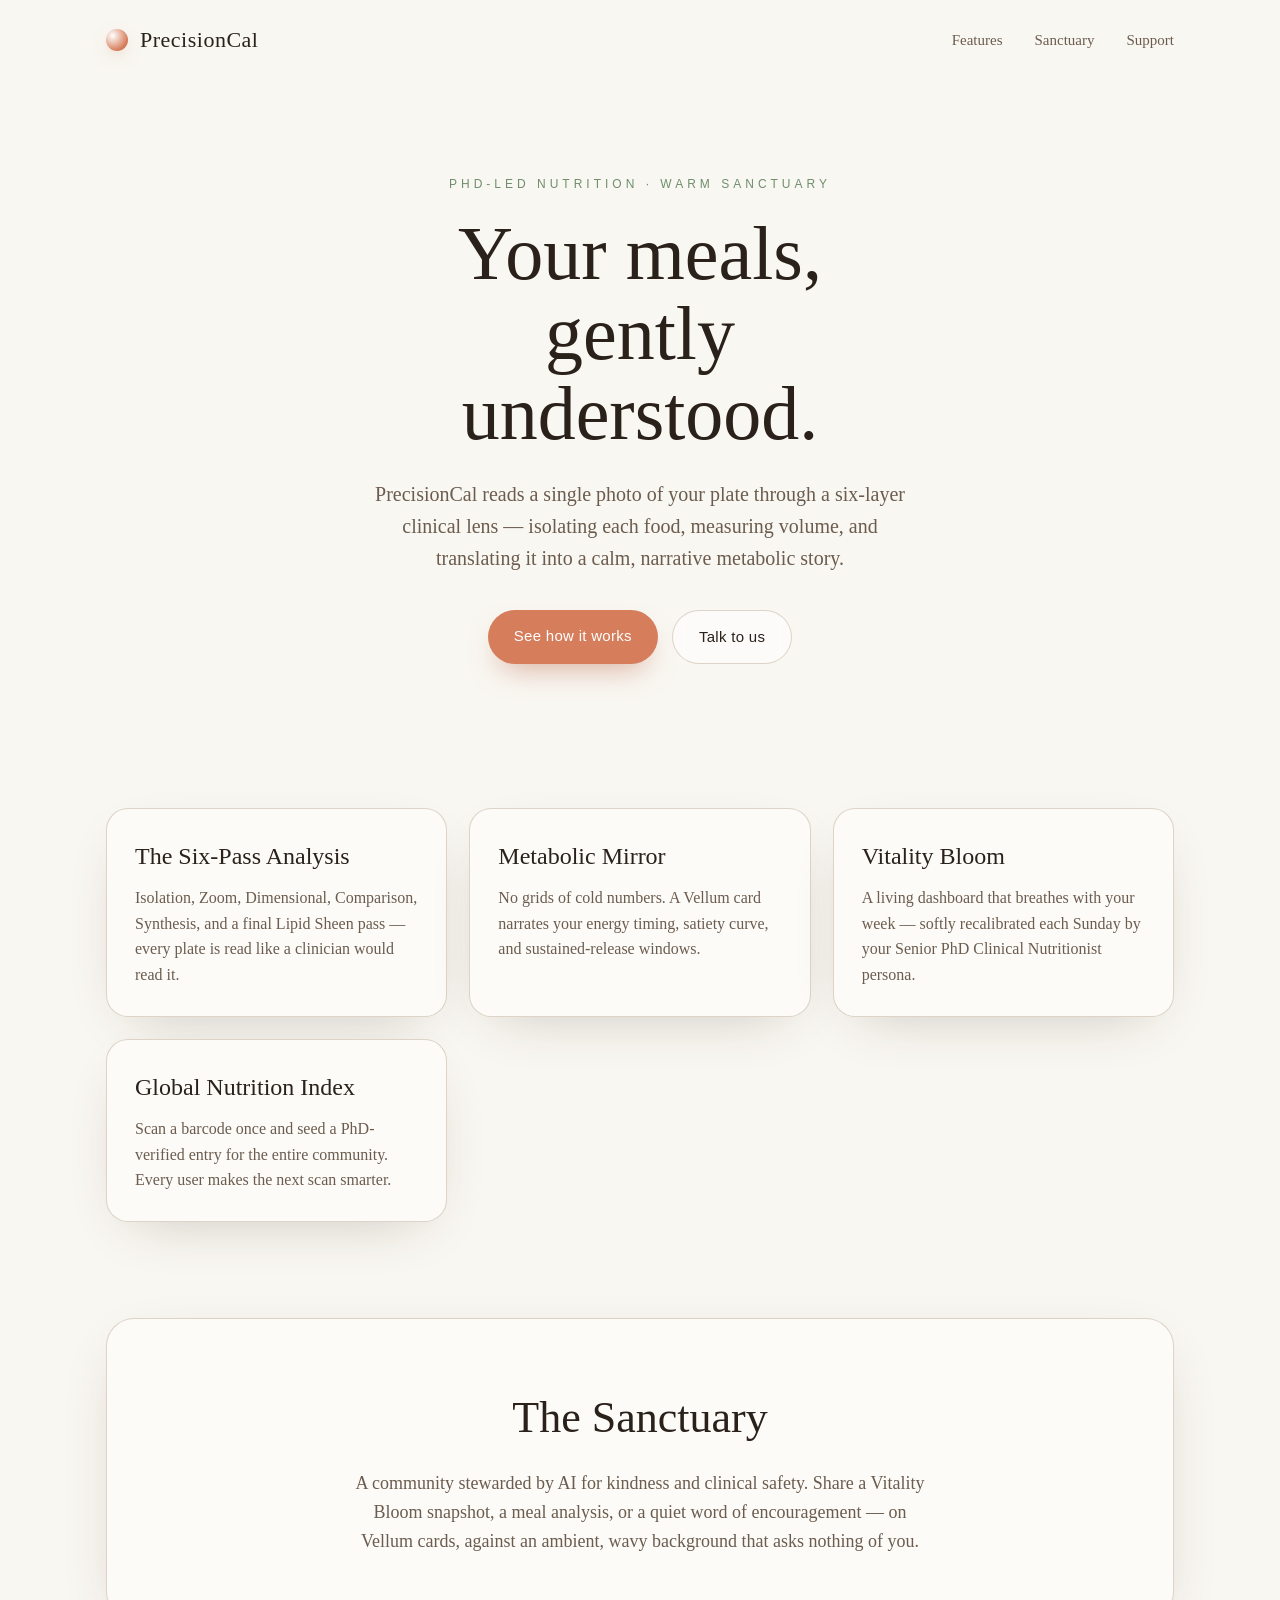
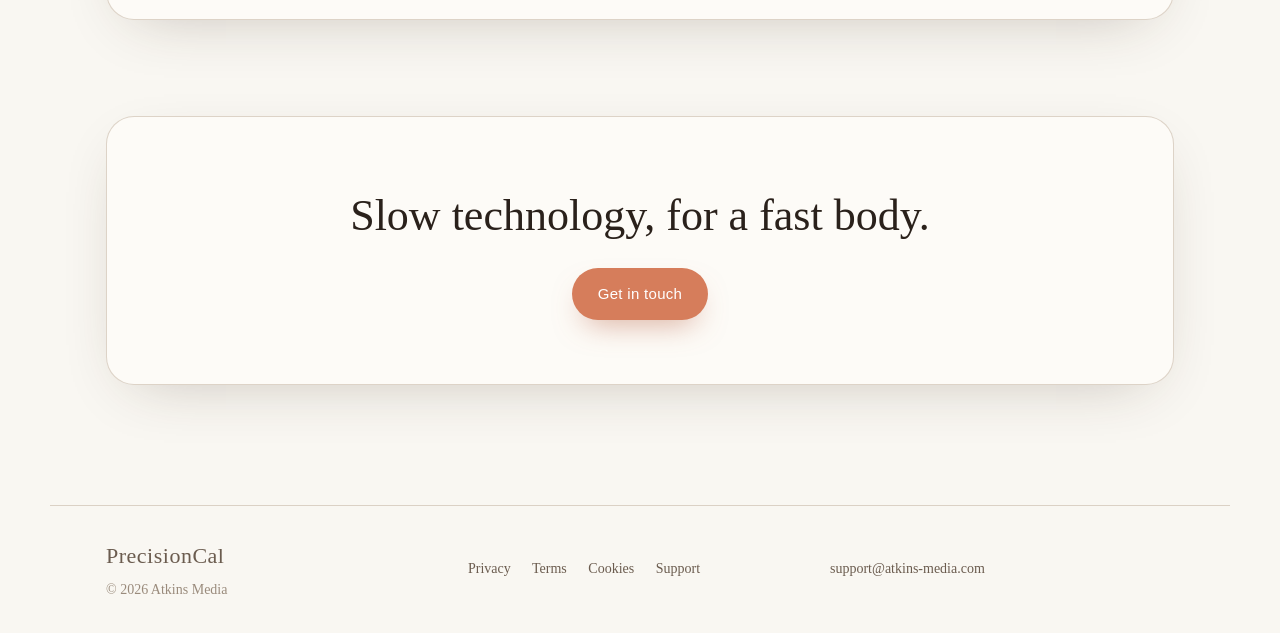
<file: docs/index.html>
<!DOCTYPE html>
<html lang="en">
<head>
<meta charset="UTF-8" />
<meta name="viewport" content="width=device-width, initial-scale=1.0" />
<title>PrecisionCal — A PhD-Led Health Sanctuary</title>
<meta name="description" content="PrecisionCal is a warm, PhD-led nutrition sanctuary. Capture a meal, see its true metabolic story, and grow a calmer relationship with your body." />
<link rel="stylesheet" href="styles.css" />
</head>
<body>
  <div class="ambient"></div>

  <header class="nav">
    <a class="brand" href="index.html">
      <span class="brand-mark"></span>
      <span class="brand-name">PrecisionCal</span>
    </a>
    <nav>
      <a href="#features">Features</a>
      <a href="#sanctuary">Sanctuary</a>
      <a href="support.html">Support</a>
    </nav>
  </header>

  <main>
    <section class="hero">
      <p class="eyebrow">PhD-Led Nutrition · Warm Sanctuary</p>
      <h1>Your meals, gently understood.</h1>
      <p class="lede">
        PrecisionCal reads a single photo of your plate through a six-layer
        clinical lens — isolating each food, measuring volume, and
        translating it into a calm, narrative metabolic story.
      </p>
      <div class="cta-row">
        <a class="btn primary" href="#features">See how it works</a>
        <a class="btn ghost" href="support.html">Talk to us</a>
      </div>
      <div class="orb" aria-hidden="true"></div>
    </section>

    <section id="features" class="grid">
      <article class="vellum">
        <h3>The Six-Pass Analysis</h3>
        <p>Isolation, Zoom, Dimensional, Comparison, Synthesis, and a final Lipid Sheen pass — every plate is read like a clinician would read it.</p>
      </article>
      <article class="vellum">
        <h3>Metabolic Mirror</h3>
        <p>No grids of cold numbers. A Vellum card narrates your energy timing, satiety curve, and sustained-release windows.</p>
      </article>
      <article class="vellum">
        <h3>Vitality Bloom</h3>
        <p>A living dashboard that breathes with your week — softly recalibrated each Sunday by your Senior PhD Clinical Nutritionist persona.</p>
      </article>
      <article class="vellum">
        <h3>Global Nutrition Index</h3>
        <p>Scan a barcode once and seed a PhD-verified entry for the entire community. Every user makes the next scan smarter.</p>
      </article>
    </section>

    <section id="sanctuary" class="sanctuary">
      <h2>The Sanctuary</h2>
      <p>
        A community stewarded by AI for kindness and clinical safety.
        Share a Vitality Bloom snapshot, a meal analysis, or a quiet
        word of encouragement — on Vellum cards, against an ambient,
        wavy background that asks nothing of you.
      </p>
    </section>

    <section class="closing">
      <h2>Slow technology, for a fast body.</h2>
      <a class="btn primary" href="support.html">Get in touch</a>
    </section>
  </main>

  <footer>
    <div class="foot-grid">
      <div>
        <span class="brand-mark small"></span>
        <span class="brand-name">PrecisionCal</span>
        <p class="muted">© <span id="year"></span> Atkins Media</p>
      </div>
      <div>
        <a href="privacy.html">Privacy</a>
        <a href="terms.html">Terms</a>
        <a href="cookies.html">Cookies</a>
        <a href="support.html">Support</a>
      </div>
      <div>
        <a href="mailto:support@atkins-media.com">support@atkins-media.com</a>
      </div>
    </div>
  </footer>

  <script>document.getElementById('year').textContent = new Date().getFullYear();</script>
</body>
</html>
</file>
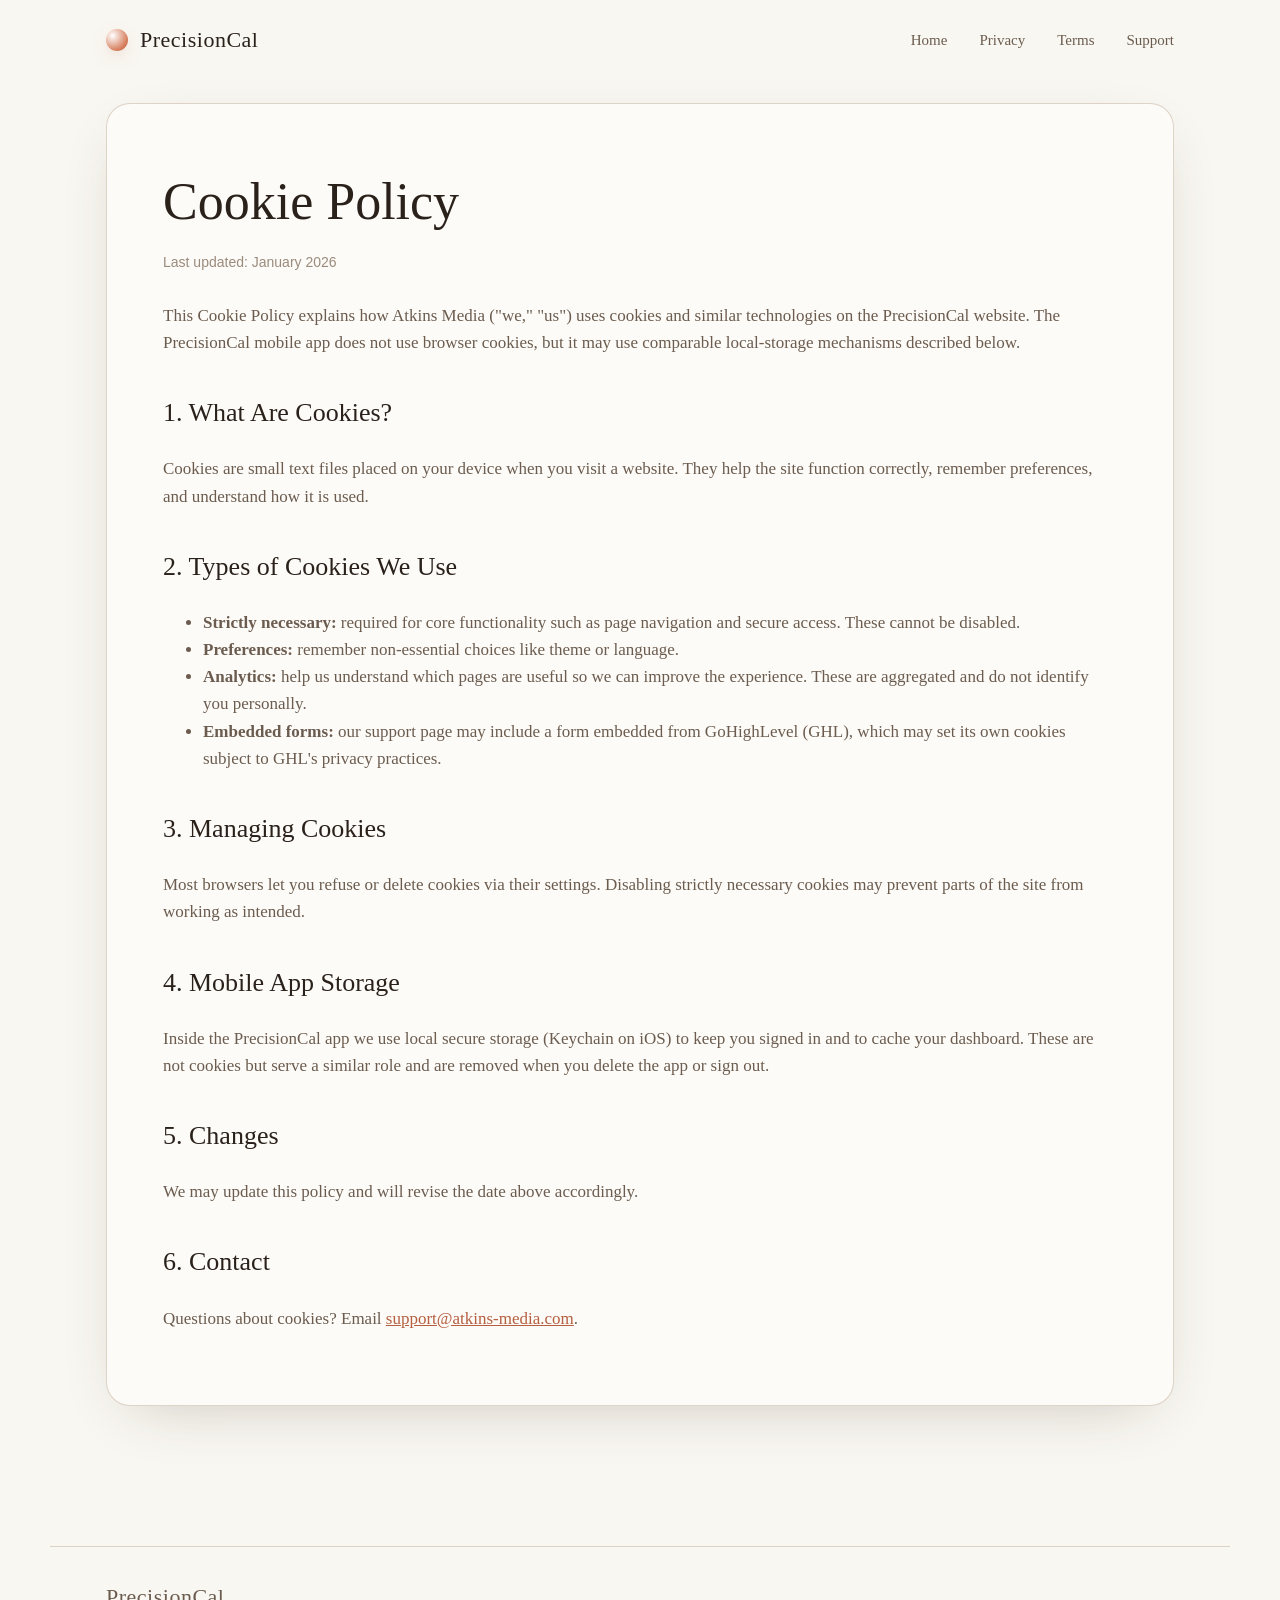
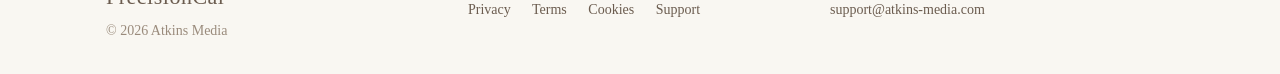
<file: docs/cookies.html>
<!DOCTYPE html>
<html lang="en">
<head>
<meta charset="UTF-8" />
<meta name="viewport" content="width=device-width, initial-scale=1.0" />
<title>Cookie Policy — PrecisionCal</title>
<link rel="stylesheet" href="styles.css" />
</head>
<body>
  <div class="ambient"></div>

  <header class="nav">
    <a class="brand" href="index.html">
      <span class="brand-mark"></span>
      <span class="brand-name">PrecisionCal</span>
    </a>
    <nav>
      <a href="index.html">Home</a>
      <a href="privacy.html">Privacy</a>
      <a href="terms.html">Terms</a>
      <a href="support.html">Support</a>
    </nav>
  </header>

  <main>
    <section class="page">
      <h1>Cookie Policy</h1>
      <p class="updated">Last updated: January 2026</p>

      <p>
        This Cookie Policy explains how Atkins Media ("we," "us") uses cookies
        and similar technologies on the PrecisionCal website. The PrecisionCal mobile app
        does not use browser cookies, but it may use comparable local-storage
        mechanisms described below.
      </p>

      <h2>1. What Are Cookies?</h2>
      <p>
        Cookies are small text files placed on your device when you visit a
        website. They help the site function correctly, remember preferences,
        and understand how it is used.
      </p>

      <h2>2. Types of Cookies We Use</h2>
      <ul>
        <li>
          <strong>Strictly necessary:</strong> required for core functionality
          such as page navigation and secure access. These cannot be disabled.
        </li>
        <li>
          <strong>Preferences:</strong> remember non-essential choices like
          theme or language.
        </li>
        <li>
          <strong>Analytics:</strong> help us understand which pages are useful
          so we can improve the experience. These are aggregated and do not
          identify you personally.
        </li>
        <li>
          <strong>Embedded forms:</strong> our support page may include a form
          embedded from GoHighLevel (GHL), which may set its own cookies subject
          to GHL's privacy practices.
        </li>
      </ul>

      <h2>3. Managing Cookies</h2>
      <p>
        Most browsers let you refuse or delete cookies via their settings.
        Disabling strictly necessary cookies may prevent parts of the site from
        working as intended.
      </p>

      <h2>4. Mobile App Storage</h2>
      <p>
        Inside the PrecisionCal app we use local secure storage (Keychain on iOS) to
        keep you signed in and to cache your dashboard. These are not cookies
        but serve a similar role and are removed when you delete the app or
        sign out.
      </p>

      <h2>5. Changes</h2>
      <p>We may update this policy and will revise the date above accordingly.</p>

      <h2>6. Contact</h2>
      <p>
        Questions about cookies? Email
        <a href="mailto:support@atkins-media.com">support@atkins-media.com</a>.
      </p>
    </section>
  </main>

  <footer>
    <div class="foot-grid">
      <div>
        <span class="brand-mark small"></span>
        <span class="brand-name">PrecisionCal</span>
        <p class="muted">© <span id="year"></span> Atkins Media</p>
      </div>
      <div>
        <a href="privacy.html">Privacy</a>
        <a href="terms.html">Terms</a>
        <a href="cookies.html">Cookies</a>
        <a href="support.html">Support</a>
      </div>
      <div>
        <a href="mailto:support@atkins-media.com">support@atkins-media.com</a>
      </div>
    </div>
  </footer>
  <script>document.getElementById('year').textContent = new Date().getFullYear();</script>
</body>
</html>
</file>
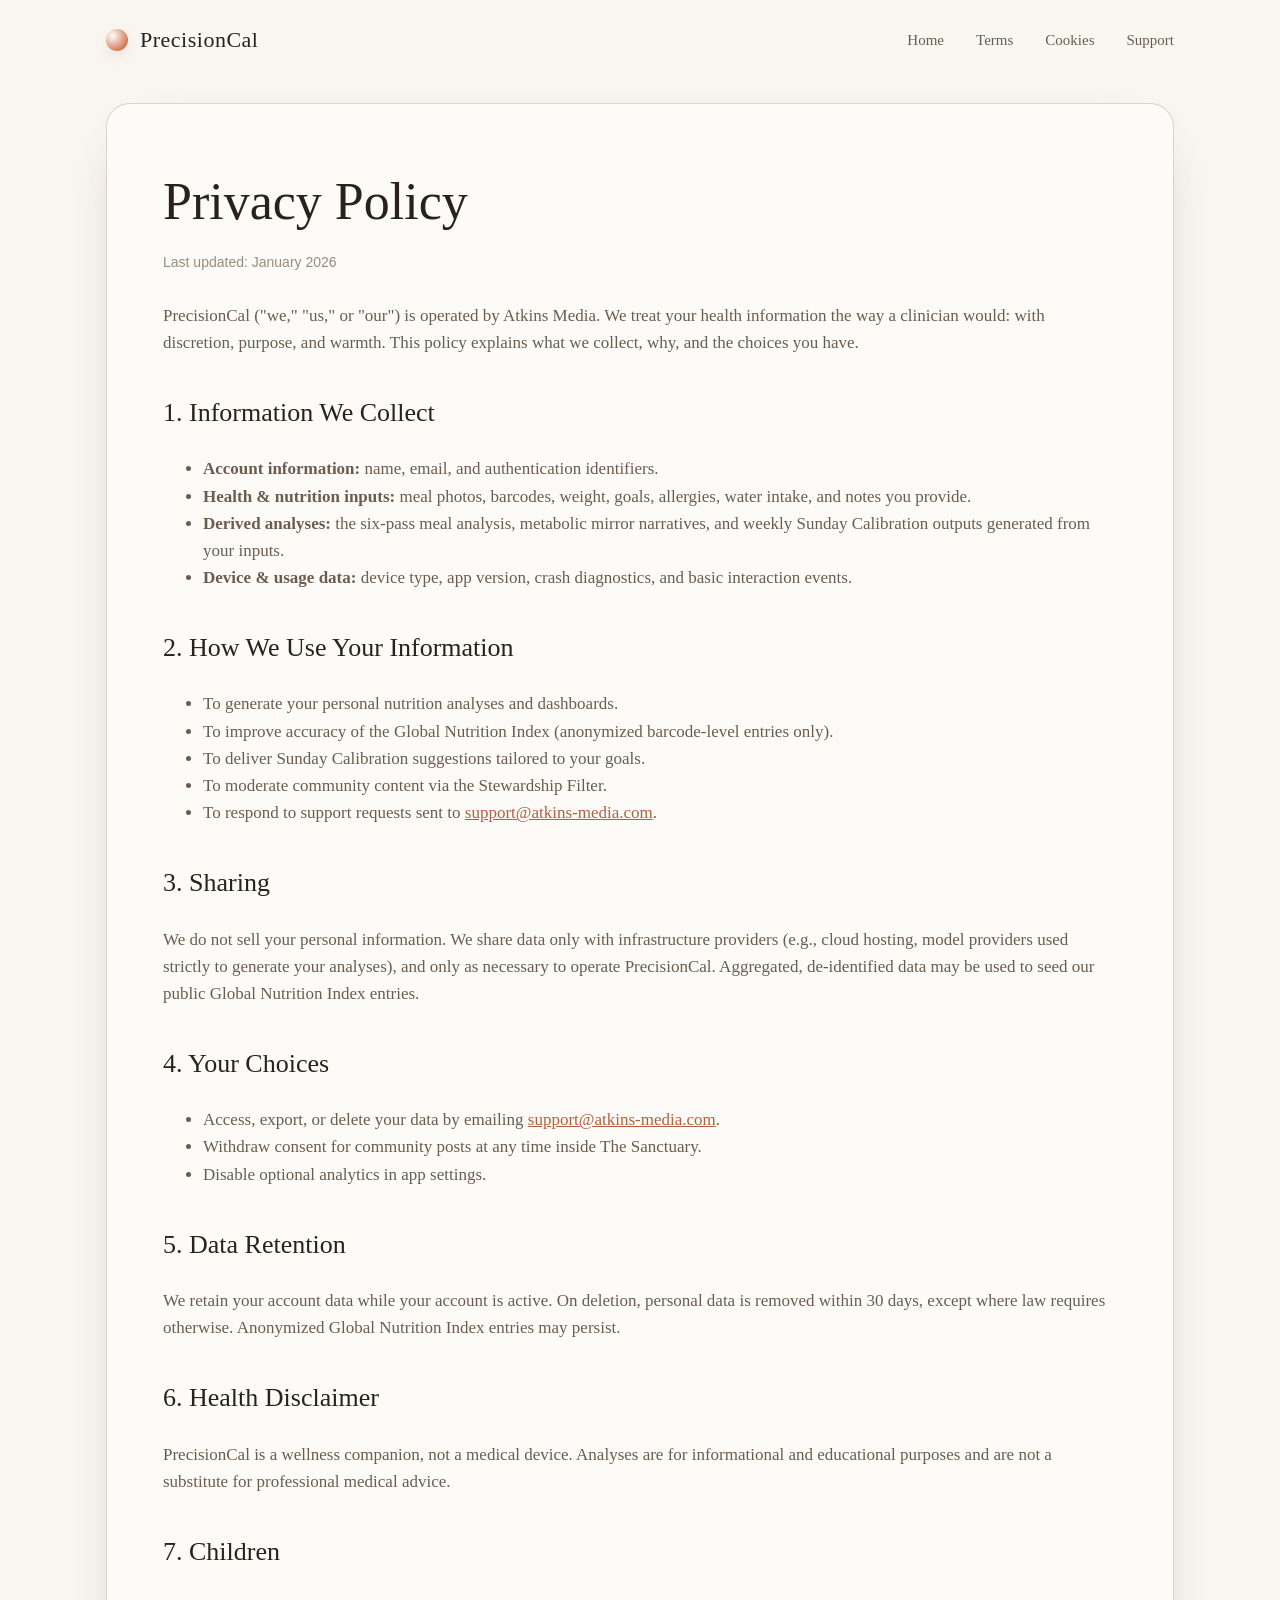
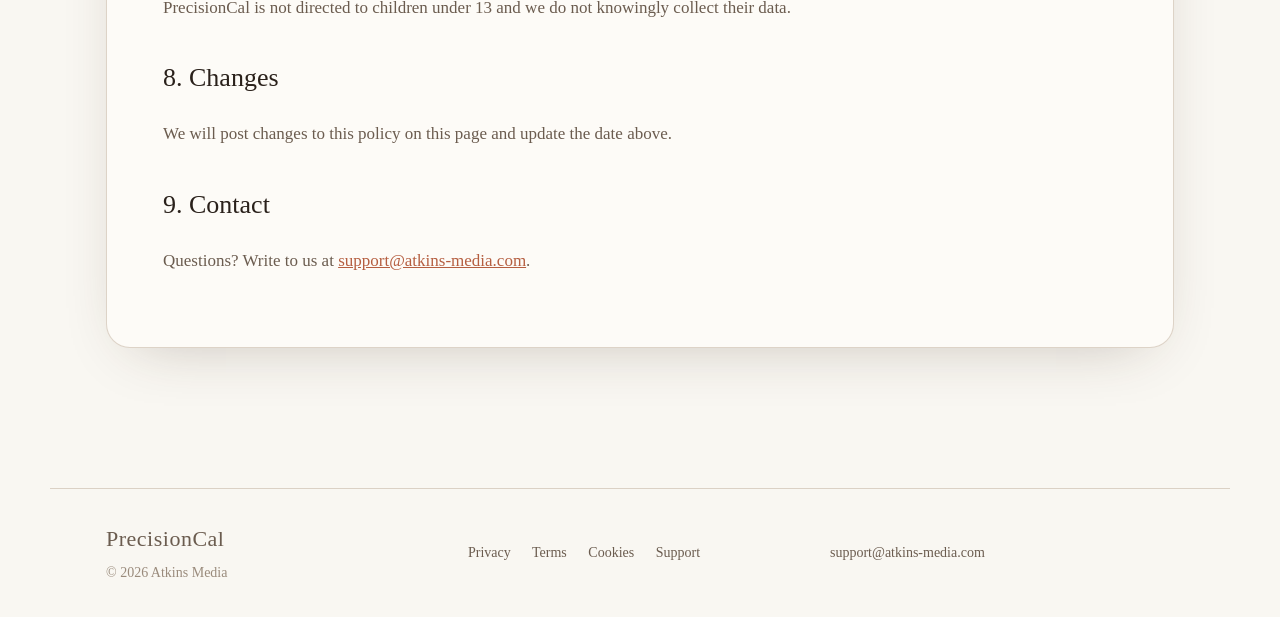
<file: docs/privacy.html>
<!DOCTYPE html>
<html lang="en">
<head>
<meta charset="UTF-8" />
<meta name="viewport" content="width=device-width, initial-scale=1.0" />
<title>Privacy Policy — PrecisionCal</title>
<link rel="stylesheet" href="styles.css" />
</head>
<body>
  <div class="ambient"></div>

  <header class="nav">
    <a class="brand" href="index.html">
      <span class="brand-mark"></span>
      <span class="brand-name">PrecisionCal</span>
    </a>
    <nav>
      <a href="index.html">Home</a>
      <a href="terms.html">Terms</a>
      <a href="cookies.html">Cookies</a>
      <a href="support.html">Support</a>
    </nav>
  </header>

  <main>
    <section class="page">
      <h1>Privacy Policy</h1>
      <p class="updated">Last updated: January 2026</p>

      <p>
        PrecisionCal ("we," "us," or "our") is operated by Atkins Media. We treat your
        health information the way a clinician would: with discretion, purpose,
        and warmth. This policy explains what we collect, why, and the choices
        you have.
      </p>

      <h2>1. Information We Collect</h2>
      <ul>
        <li><strong>Account information:</strong> name, email, and authentication identifiers.</li>
        <li><strong>Health & nutrition inputs:</strong> meal photos, barcodes, weight, goals, allergies, water intake, and notes you provide.</li>
        <li><strong>Derived analyses:</strong> the six-pass meal analysis, metabolic mirror narratives, and weekly Sunday Calibration outputs generated from your inputs.</li>
        <li><strong>Device & usage data:</strong> device type, app version, crash diagnostics, and basic interaction events.</li>
      </ul>

      <h2>2. How We Use Your Information</h2>
      <ul>
        <li>To generate your personal nutrition analyses and dashboards.</li>
        <li>To improve accuracy of the Global Nutrition Index (anonymized barcode-level entries only).</li>
        <li>To deliver Sunday Calibration suggestions tailored to your goals.</li>
        <li>To moderate community content via the Stewardship Filter.</li>
        <li>To respond to support requests sent to <a href="mailto:support@atkins-media.com">support@atkins-media.com</a>.</li>
      </ul>

      <h2>3. Sharing</h2>
      <p>
        We do not sell your personal information. We share data only with
        infrastructure providers (e.g., cloud hosting, model providers used
        strictly to generate your analyses), and only as necessary to operate
        PrecisionCal. Aggregated, de-identified data may be used to seed our public
        Global Nutrition Index entries.
      </p>

      <h2>4. Your Choices</h2>
      <ul>
        <li>Access, export, or delete your data by emailing <a href="mailto:support@atkins-media.com">support@atkins-media.com</a>.</li>
        <li>Withdraw consent for community posts at any time inside The Sanctuary.</li>
        <li>Disable optional analytics in app settings.</li>
      </ul>

      <h2>5. Data Retention</h2>
      <p>
        We retain your account data while your account is active. On deletion,
        personal data is removed within 30 days, except where law requires
        otherwise. Anonymized Global Nutrition Index entries may persist.
      </p>

      <h2>6. Health Disclaimer</h2>
      <p>
        PrecisionCal is a wellness companion, not a medical device. Analyses are for
        informational and educational purposes and are not a substitute for
        professional medical advice.
      </p>

      <h2>7. Children</h2>
      <p>PrecisionCal is not directed to children under 13 and we do not knowingly collect their data.</p>

      <h2>8. Changes</h2>
      <p>We will post changes to this policy on this page and update the date above.</p>

      <h2>9. Contact</h2>
      <p>
        Questions? Write to us at
        <a href="mailto:support@atkins-media.com">support@atkins-media.com</a>.
      </p>
    </section>
  </main>

  <footer>
    <div class="foot-grid">
      <div>
        <span class="brand-mark small"></span>
        <span class="brand-name">PrecisionCal</span>
        <p class="muted">© <span id="year"></span> Atkins Media</p>
      </div>
      <div>
        <a href="privacy.html">Privacy</a>
        <a href="terms.html">Terms</a>
        <a href="cookies.html">Cookies</a>
        <a href="support.html">Support</a>
      </div>
      <div>
        <a href="mailto:support@atkins-media.com">support@atkins-media.com</a>
      </div>
    </div>
  </footer>
  <script>document.getElementById('year').textContent = new Date().getFullYear();</script>
</body>
</html>
</file>
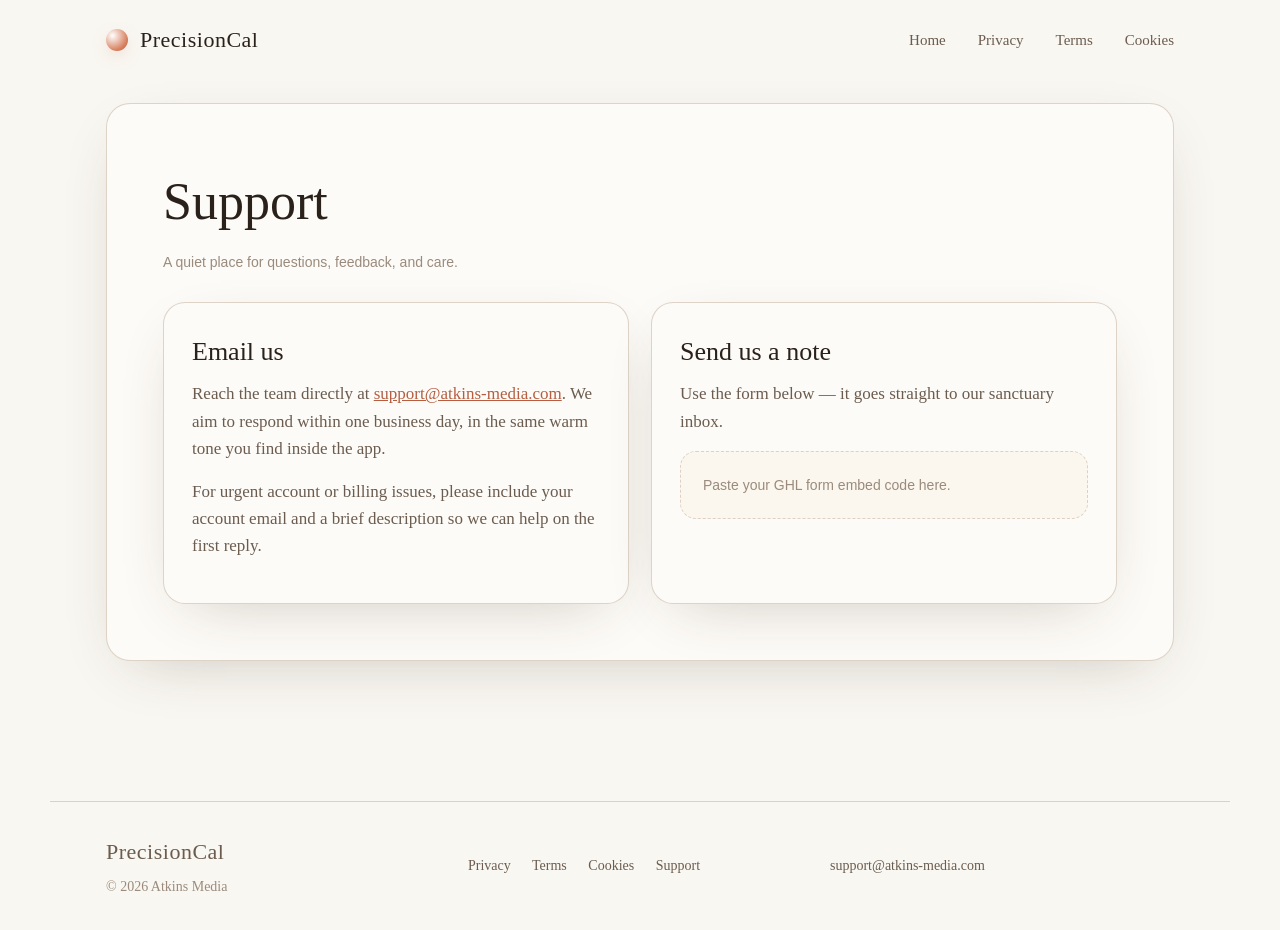
<file: docs/support.html>
<!DOCTYPE html>
<html lang="en">
<head>
<meta charset="UTF-8" />
<meta name="viewport" content="width=device-width, initial-scale=1.0" />
<title>Support — PrecisionCal</title>
<meta name="description" content="Reach the PrecisionCal sanctuary team. We answer kindly and quickly." />
<link rel="stylesheet" href="styles.css" />
</head>
<body>
  <div class="ambient"></div>

  <header class="nav">
    <a class="brand" href="index.html">
      <span class="brand-mark"></span>
      <span class="brand-name">PrecisionCal</span>
    </a>
    <nav>
      <a href="index.html">Home</a>
      <a href="privacy.html">Privacy</a>
      <a href="terms.html">Terms</a>
      <a href="cookies.html">Cookies</a>
    </nav>
  </header>

  <main>
    <section class="page">
      <h1>Support</h1>
      <p class="updated">A quiet place for questions, feedback, and care.</p>

      <div class="support-grid">
        <div class="support-card">
          <h2>Email us</h2>
          <p>
            Reach the team directly at
            <a href="mailto:support@atkins-media.com">support@atkins-media.com</a>.
            We aim to respond within one business day, in the same warm tone you find inside the app.
          </p>
          <p>
            For urgent account or billing issues, please include your account email
            and a brief description so we can help on the first reply.
          </p>
        </div>

        <div class="support-card">
          <h2>Send us a note</h2>
          <p>Use the form below — it goes straight to our sanctuary inbox.</p>

          <!--
            ============================================================
            GHL FORM EMBED SLOT
            ------------------------------------------------------------
            Paste your GoHighLevel embed code (the full <iframe ...> or
            <script> snippet) inside the .embed-slot div below, replacing
            the placeholder text. No other changes needed.
            ============================================================
          -->
          <div class="embed-slot">
            <!-- BEGIN GHL EMBED -->
            Paste your GHL form embed code here.
            <!-- END GHL EMBED -->
          </div>
        </div>
      </div>
    </section>
  </main>

  <footer>
    <div class="foot-grid">
      <div>
        <span class="brand-mark small"></span>
        <span class="brand-name">PrecisionCal</span>
        <p class="muted">© <span id="year"></span> Atkins Media</p>
      </div>
      <div>
        <a href="privacy.html">Privacy</a>
        <a href="terms.html">Terms</a>
        <a href="cookies.html">Cookies</a>
        <a href="support.html">Support</a>
      </div>
      <div>
        <a href="mailto:support@atkins-media.com">support@atkins-media.com</a>
      </div>
    </div>
  </footer>
  <script>document.getElementById('year').textContent = new Date().getFullYear();</script>
</body>
</html>
</file>
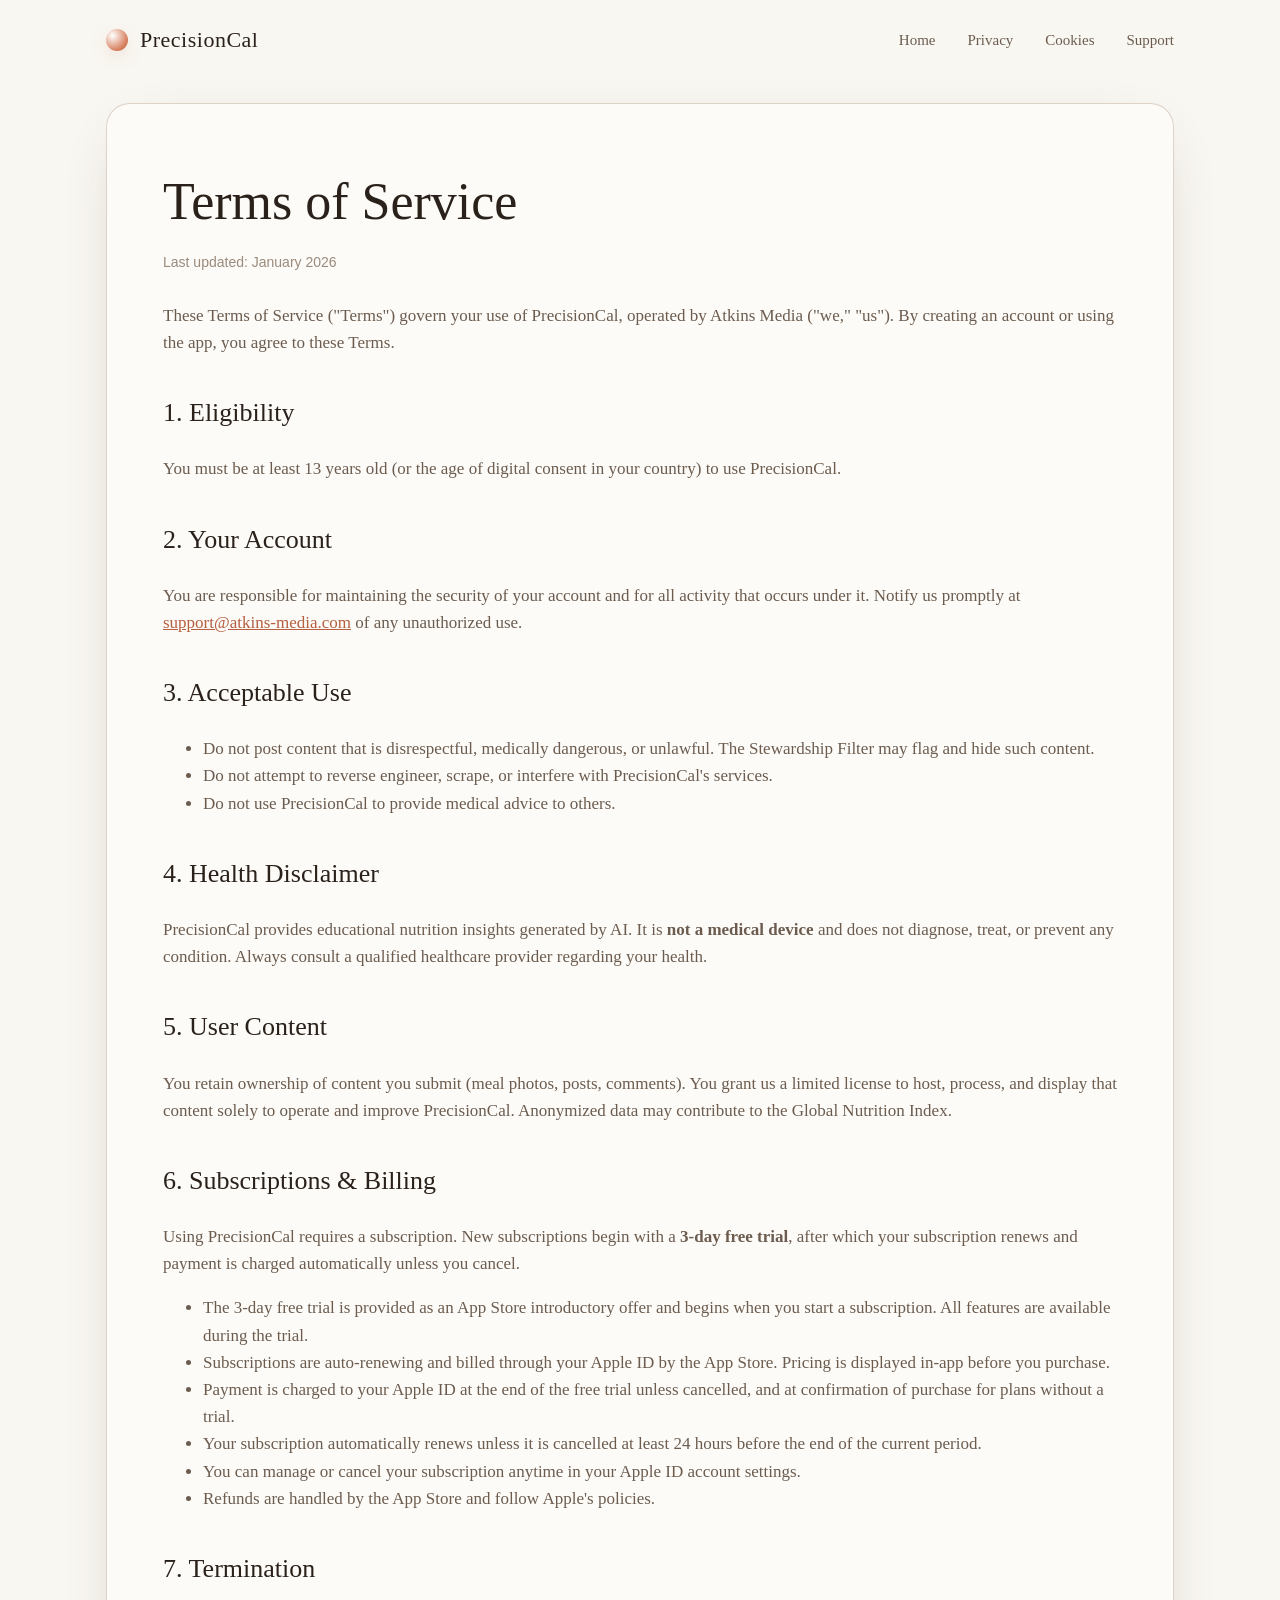
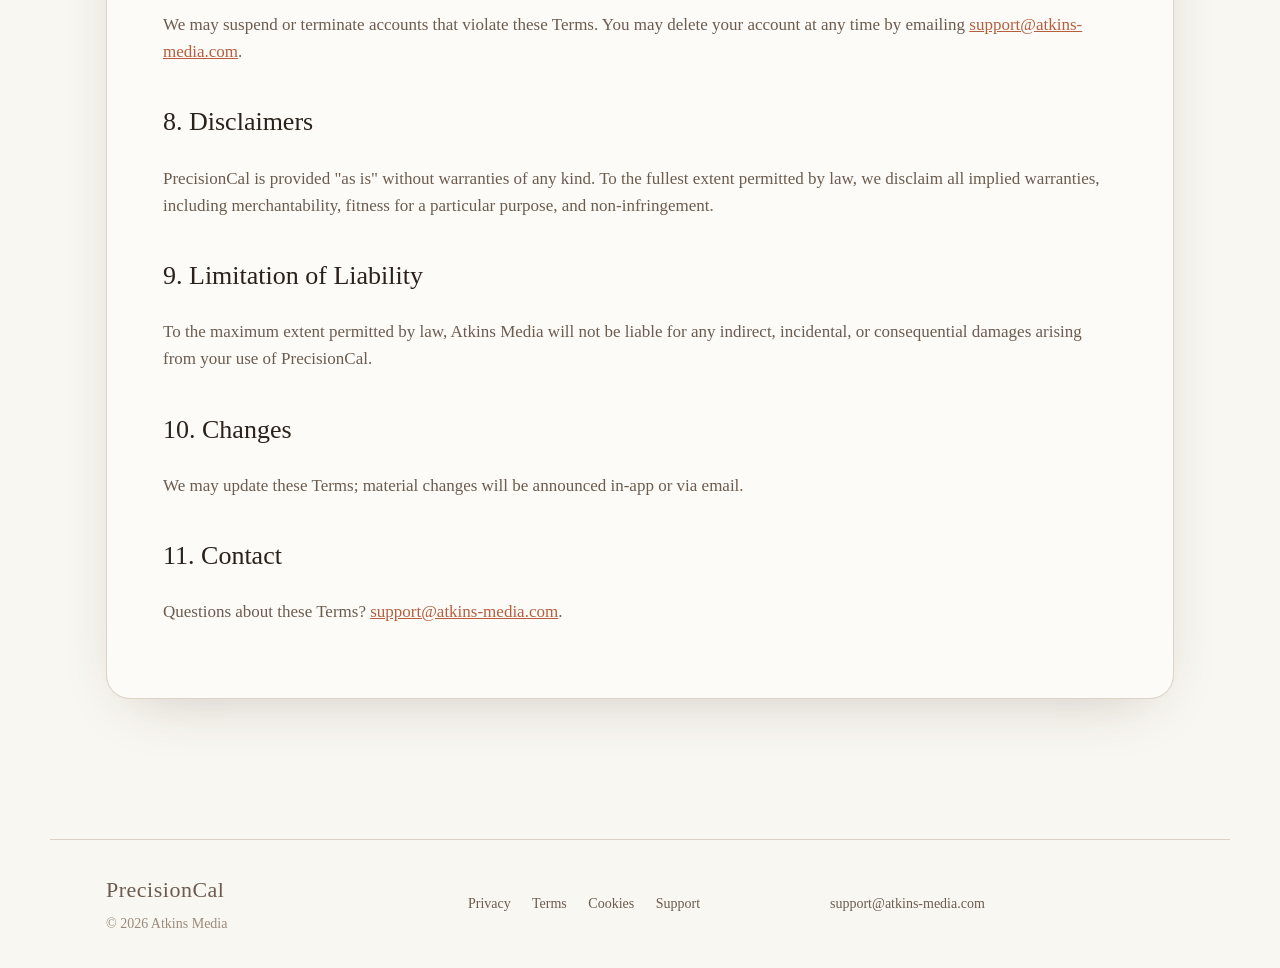
<file: docs/terms.html>
<!DOCTYPE html>
<html lang="en">
<head>
<meta charset="UTF-8" />
<meta name="viewport" content="width=device-width, initial-scale=1.0" />
<title>Terms of Service — PrecisionCal</title>
<link rel="stylesheet" href="styles.css" />
</head>
<body>
  <div class="ambient"></div>

  <header class="nav">
    <a class="brand" href="index.html">
      <span class="brand-mark"></span>
      <span class="brand-name">PrecisionCal</span>
    </a>
    <nav>
      <a href="index.html">Home</a>
      <a href="privacy.html">Privacy</a>
      <a href="cookies.html">Cookies</a>
      <a href="support.html">Support</a>
    </nav>
  </header>

  <main>
    <section class="page">
      <h1>Terms of Service</h1>
      <p class="updated">Last updated: January 2026</p>

      <p>
        These Terms of Service ("Terms") govern your use of PrecisionCal, operated by
        Atkins Media ("we," "us"). By creating an account or using the app, you
        agree to these Terms.
      </p>

      <h2>1. Eligibility</h2>
      <p>You must be at least 13 years old (or the age of digital consent in your country) to use PrecisionCal.</p>

      <h2>2. Your Account</h2>
      <p>
        You are responsible for maintaining the security of your account and for
        all activity that occurs under it. Notify us promptly at
        <a href="mailto:support@atkins-media.com">support@atkins-media.com</a>
        of any unauthorized use.
      </p>

      <h2>3. Acceptable Use</h2>
      <ul>
        <li>Do not post content that is disrespectful, medically dangerous, or unlawful. The Stewardship Filter may flag and hide such content.</li>
        <li>Do not attempt to reverse engineer, scrape, or interfere with PrecisionCal's services.</li>
        <li>Do not use PrecisionCal to provide medical advice to others.</li>
      </ul>

      <h2>4. Health Disclaimer</h2>
      <p>
        PrecisionCal provides educational nutrition insights generated by AI. It is
        <strong>not a medical device</strong> and does not diagnose, treat, or
        prevent any condition. Always consult a qualified healthcare provider
        regarding your health.
      </p>

      <h2>5. User Content</h2>
      <p>
        You retain ownership of content you submit (meal photos, posts,
        comments). You grant us a limited license to host, process, and display
        that content solely to operate and improve PrecisionCal. Anonymized data may
        contribute to the Global Nutrition Index.
      </p>

      <h2>6. Subscriptions & Billing</h2>
      <p>
        Using PrecisionCal requires a subscription. New subscriptions begin
        with a <strong>3-day free trial</strong>, after which your subscription
        renews and payment is charged automatically unless you cancel.
      </p>
      <ul>
        <li>The 3-day free trial is provided as an App Store introductory offer and begins when you start a subscription. All features are available during the trial.</li>
        <li>Subscriptions are auto-renewing and billed through your Apple ID by the App Store. Pricing is displayed in-app before you purchase.</li>
        <li>Payment is charged to your Apple ID at the end of the free trial unless cancelled, and at confirmation of purchase for plans without a trial.</li>
        <li>Your subscription automatically renews unless it is cancelled at least 24 hours before the end of the current period.</li>
        <li>You can manage or cancel your subscription anytime in your Apple ID account settings.</li>
        <li>Refunds are handled by the App Store and follow Apple's policies.</li>
      </ul>

      <h2>7. Termination</h2>
      <p>
        We may suspend or terminate accounts that violate these Terms. You may
        delete your account at any time by emailing
        <a href="mailto:support@atkins-media.com">support@atkins-media.com</a>.
      </p>

      <h2>8. Disclaimers</h2>
      <p>
        PrecisionCal is provided "as is" without warranties of any kind. To the fullest
        extent permitted by law, we disclaim all implied warranties, including
        merchantability, fitness for a particular purpose, and non-infringement.
      </p>

      <h2>9. Limitation of Liability</h2>
      <p>
        To the maximum extent permitted by law, Atkins Media will not be liable
        for any indirect, incidental, or consequential damages arising from your
        use of PrecisionCal.
      </p>

      <h2>10. Changes</h2>
      <p>We may update these Terms; material changes will be announced in-app or via email.</p>

      <h2>11. Contact</h2>
      <p>
        Questions about these Terms?
        <a href="mailto:support@atkins-media.com">support@atkins-media.com</a>.
      </p>
    </section>
  </main>

  <footer>
    <div class="foot-grid">
      <div>
        <span class="brand-mark small"></span>
        <span class="brand-name">PrecisionCal</span>
        <p class="muted">© <span id="year"></span> Atkins Media</p>
      </div>
      <div>
        <a href="privacy.html">Privacy</a>
        <a href="terms.html">Terms</a>
        <a href="cookies.html">Cookies</a>
        <a href="support.html">Support</a>
      </div>
      <div>
        <a href="mailto:support@atkins-media.com">support@atkins-media.com</a>
      </div>
    </div>
  </footer>
  <script>document.getElementById('year').textContent = new Date().getFullYear();</script>
</body>
</html>
</file>
<file: docs/styles.css>
/* PrecisionCal — Warm Sanctuary web theme */
:root {
  --alabaster: #F9F7F2;
  --linen: #EADFD3;
  --vellum: #FDFBF7;
  --parchment: #FBF7EE;
  --terracotta: #D67D5B;
  --terracotta-deep: #B55E40;
  --sage: #6F8E6C;
  --sage-light: #A8BF9D;
  --walnut: #2A211B;
  --taupe: #6B5C4F;
  --soft-taupe: #9A8B7C;
  --stroke: rgba(196, 179, 160, 0.55);
  --shadow: 0 18px 60px -28px rgba(60, 40, 24, 0.30);
}

* { box-sizing: border-box; }

html, body {
  margin: 0;
  padding: 0;
  font-family: "Iowan Old Style", "Palatino", "Cormorant Garamond", Georgia, serif;
  color: var(--walnut);
  background: var(--alabaster);
  -webkit-font-smoothing: antialiased;
  line-height: 1.6;
}

/* Ambient mesh-gradient background (slow, ~20s) */
.ambient {
  position: fixed;
  inset: -10%;
  z-index: -1;
  background:
    radial-gradient(60% 50% at 20% 30%, rgba(234, 223, 211, 0.95) 0%, transparent 60%),
    radial-gradient(55% 45% at 80% 20%, rgba(249, 247, 242, 1) 0%, transparent 65%),
    radial-gradient(70% 60% at 70% 80%, rgba(234, 223, 211, 0.85) 0%, transparent 70%),
    linear-gradient(160deg, var(--alabaster), var(--linen));
  animation: drift 20s ease-in-out infinite alternate;
  filter: saturate(1.02);
}
@keyframes drift {
  0%   { transform: translate3d(0, 0, 0) scale(1); }
  100% { transform: translate3d(-2%, -1.5%, 0) scale(1.04); }
}

/* Nav */
.nav {
  display: flex;
  align-items: center;
  justify-content: space-between;
  padding: 22px clamp(20px, 5vw, 56px);
  max-width: 1180px;
  margin: 0 auto;
}
.brand { display: inline-flex; align-items: center; gap: 12px; text-decoration: none; color: var(--walnut); }
.brand-mark {
  width: 22px; height: 22px; border-radius: 50%;
  background: radial-gradient(circle at 30% 30%, #fff, var(--terracotta) 70%, var(--terracotta-deep));
  box-shadow: 0 6px 18px -6px rgba(182, 94, 64, 0.55);
}
.brand-mark.small { width: 14px; height: 14px; }
.brand-name { font-family: "Cormorant Garamond", "Iowan Old Style", Georgia, serif; font-size: 22px; letter-spacing: 0.5px; }
nav a {
  margin-left: 28px;
  color: var(--taupe);
  text-decoration: none;
  font-size: 15px;
}
nav a:hover { color: var(--terracotta-deep); }

main { max-width: 1180px; margin: 0 auto; padding: 0 clamp(20px, 5vw, 56px) 80px; }

/* Hero */
.hero {
  position: relative;
  padding: clamp(40px, 8vw, 96px) 0 clamp(60px, 10vw, 120px);
  text-align: center;
}
.eyebrow {
  text-transform: uppercase;
  letter-spacing: 4px;
  font-size: 12px;
  color: var(--sage);
  margin: 0 0 20px;
  font-family: -apple-system, BlinkMacSystemFont, "Segoe UI", sans-serif;
}
.hero h1 {
  font-family: "Cormorant Garamond", "Iowan Old Style", Georgia, serif;
  font-weight: 500;
  font-size: clamp(40px, 6.5vw, 76px);
  line-height: 1.05;
  margin: 0 auto 24px;
  max-width: 14ch;
}
.lede {
  max-width: 56ch;
  margin: 0 auto;
  color: var(--taupe);
  font-size: clamp(17px, 1.6vw, 20px);
}

.cta-row { display: flex; gap: 14px; justify-content: center; margin-top: 36px; flex-wrap: wrap; }
.btn {
  display: inline-block;
  padding: 14px 26px;
  border-radius: 999px;
  text-decoration: none;
  font-size: 15px;
  letter-spacing: 0.3px;
  transition: transform .25s ease, box-shadow .25s ease, background .25s ease;
  font-family: -apple-system, BlinkMacSystemFont, "Segoe UI", sans-serif;
}
.btn.primary {
  background: var(--terracotta);
  color: #fff;
  box-shadow: 0 14px 30px -12px rgba(182, 94, 64, 0.55);
}
.btn.primary:hover { background: var(--terracotta-deep); transform: translateY(-1px); }
.btn.ghost {
  background: rgba(255,255,255,0.55);
  color: var(--walnut);
  border: 1px solid var(--stroke);
  backdrop-filter: blur(8px);
}
.btn.ghost:hover { background: var(--vellum); }

/* Breathing orb */
.orb {
  position: absolute;
  left: 50%;
  top: 0;
  transform: translate(-50%, -30%);
  width: 320px;
  height: 320px;
  border-radius: 50%;
  background: radial-gradient(circle at 35% 35%, rgba(255,255,255,0.85), rgba(214, 125, 91, 0.25) 60%, transparent 75%);
  filter: blur(8px);
  z-index: -1;
  animation: breathe 6s ease-in-out infinite;
}
@keyframes breathe {
  0%, 100% { transform: translate(-50%, -30%) scale(1.0); opacity: 0.85; }
  50%      { transform: translate(-50%, -30%) scale(1.15); opacity: 1; }
}

/* Vellum cards */
.grid {
  display: grid;
  grid-template-columns: repeat(auto-fit, minmax(260px, 1fr));
  gap: 22px;
  margin-top: 24px;
}
.vellum {
  background: var(--vellum);
  border: 1px solid var(--stroke);
  border-radius: 22px;
  padding: 28px;
  box-shadow: var(--shadow);
}
.vellum h3 {
  font-family: "Cormorant Garamond", "Iowan Old Style", Georgia, serif;
  font-size: 24px;
  margin: 0 0 10px;
  font-weight: 500;
}
.vellum p { color: var(--taupe); margin: 0; }

/* Sections */
.sanctuary, .closing {
  margin-top: clamp(60px, 8vw, 96px);
  text-align: center;
  background: var(--vellum);
  border: 1px solid var(--stroke);
  border-radius: 28px;
  padding: clamp(36px, 6vw, 64px);
  box-shadow: var(--shadow);
}
.sanctuary h2, .closing h2 {
  font-family: "Cormorant Garamond", "Iowan Old Style", Georgia, serif;
  font-weight: 500;
  font-size: clamp(30px, 4vw, 44px);
  margin: 0 0 16px;
}
.sanctuary p { color: var(--taupe); max-width: 64ch; margin: 0 auto; font-size: 18px; }
.closing { margin-bottom: 40px; }

/* Footer */
footer {
  border-top: 1px solid var(--stroke);
  padding: 32px clamp(20px, 5vw, 56px);
  max-width: 1180px;
  margin: 0 auto;
}
.foot-grid {
  display: grid;
  grid-template-columns: repeat(auto-fit, minmax(220px, 1fr));
  gap: 18px;
  align-items: center;
  color: var(--taupe);
  font-size: 14px;
}
.foot-grid a {
  color: var(--taupe);
  text-decoration: none;
  margin-right: 18px;
}
.foot-grid a:hover { color: var(--terracotta-deep); }
.muted { color: var(--soft-taupe); margin: 6px 0 0; }

/* Legal pages */
.page {
  background: var(--vellum);
  border: 1px solid var(--stroke);
  border-radius: 24px;
  padding: clamp(28px, 5vw, 56px);
  box-shadow: var(--shadow);
  margin: 24px 0 60px;
}
.page h1 {
  font-family: "Cormorant Garamond", "Iowan Old Style", Georgia, serif;
  font-weight: 500;
  font-size: clamp(34px, 5vw, 52px);
  margin: 0 0 8px;
}
.page .updated {
  color: var(--soft-taupe);
  font-size: 14px;
  margin: 0 0 28px;
  font-family: -apple-system, BlinkMacSystemFont, "Segoe UI", sans-serif;
}
.page h2 {
  font-family: "Cormorant Garamond", "Iowan Old Style", Georgia, serif;
  font-weight: 500;
  margin-top: 36px;
  font-size: 26px;
}
.page p, .page li { color: var(--taupe); font-size: 17px; }
.page a { color: var(--terracotta-deep); }

/* Support */
.support-grid {
  display: grid;
  grid-template-columns: 1fr;
  gap: 22px;
}
@media (min-width: 880px) {
  .support-grid { grid-template-columns: 1fr 1fr; }
}
.support-card {
  background: var(--vellum);
  border: 1px solid var(--stroke);
  border-radius: 22px;
  padding: 28px;
  box-shadow: var(--shadow);
}
.support-card h2 {
  font-family: "Cormorant Garamond", "Iowan Old Style", Georgia, serif;
  font-weight: 500;
  margin: 0 0 8px;
  font-size: 26px;
}
.support-card p { color: var(--taupe); margin: 0 0 16px; }
.embed-slot {
  border: 1.5px dashed var(--stroke);
  border-radius: 16px;
  padding: 22px;
  background: var(--parchment);
  color: var(--soft-taupe);
  font-family: -apple-system, BlinkMacSystemFont, "Segoe UI", sans-serif;
  font-size: 14px;
}
</file>
